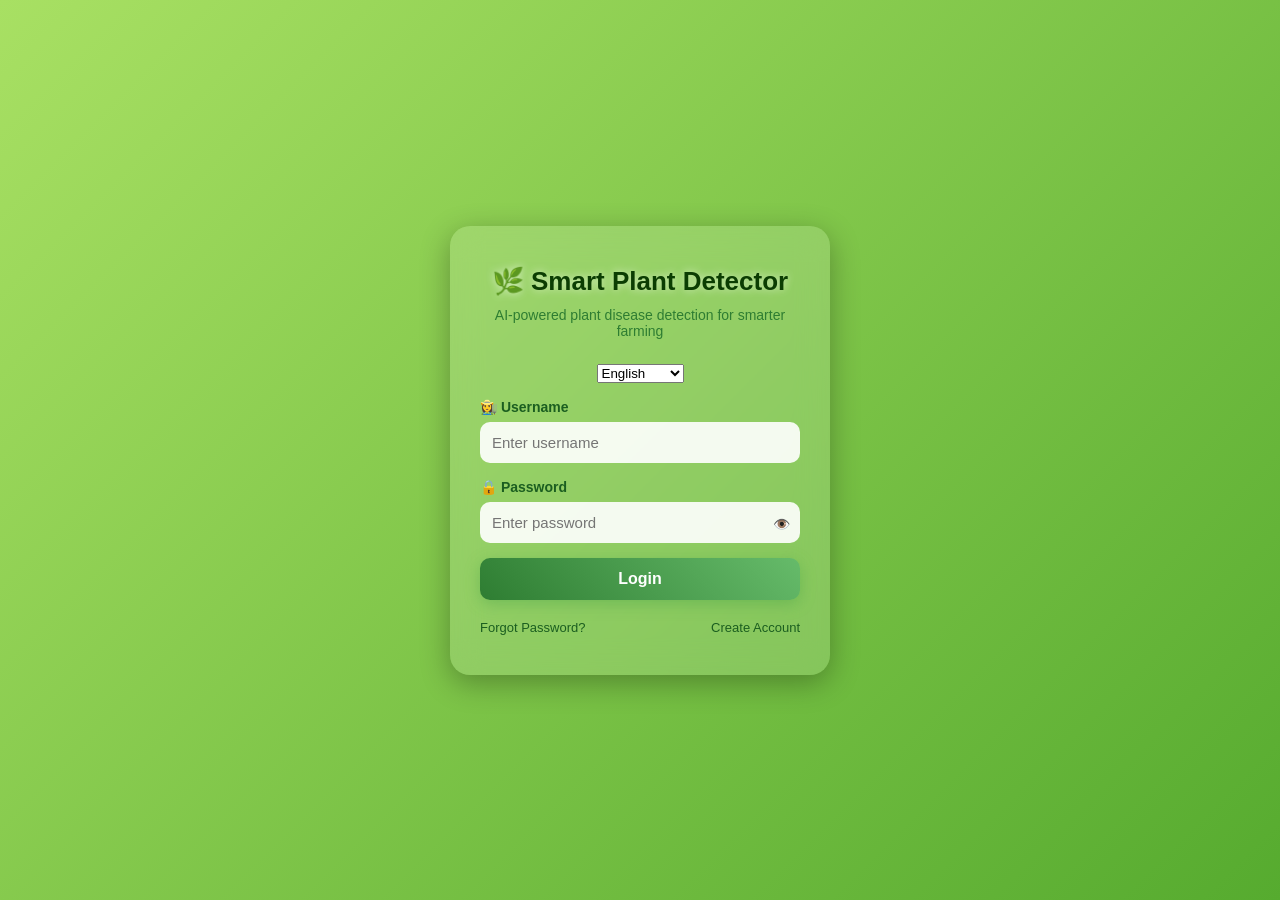
<file: index.html>
<!DOCTYPE html>
<html lang="en">
<head>
  <meta charset="UTF-8" />
  <meta name="viewport" content="width=device-width, initial-scale=1.0" />
  <title>🌿 Smart Plant Disease Detector | Login</title>
  <link rel="stylesheet" href="css/login.css">
</head>
<body>
   
  <!-- Floating leaves -->
  <div class="leaf"></div>
  <div class="leaf"></div>
  <div class="leaf"></div>
  <div class="leaf"></div>
  <div class="leaf"></div>

  <div class="login-container">

    <!-- LOGIN FORM -->
    <div id="loginForm" class="form active">
      <h1 id="title">🌿 Smart Plant Detector</h1>
      <p id="subtitle">AI-powered plant disease detection for smarter farming</p>

      <select id="languageSelect">
          <option value="en">English</option>
          <option value="hi">Hindi</option>
          <option value="mr">Marathi</option>
          <option value="bn">Bengali</option>
          <option value="ta">Tamil</option>
          <option value="te">Telugu</option>
          <option value="gu">Gujarati</option>
          <option value="pa">Punjabi</option>
          <option value="kn">Kannada</option>
          <option value="ml">Malayalam</option>
          <option value="or">Odia</option>
          <option value="ur">Urdu</option>
        </select>

      <div id="loginAlert" class="alert"></div>

      <div class="form-group">
        <label id="labelUsername">👩‍🌾 Username</label>
        <input type="text" id="username" placeholder="Enter username" />
      </div>

      <div class="form-group">
        <label id="labelPassword">🔒 Password</label>
        <input type="password" id="password" placeholder="Enter password" />
        <span class="toggle-pass" onclick="togglePassword('password', this)">👁️</span>
      </div>

      <button id="loginBtn" onclick="login()">Login</button>

      <div class="links">
        <a id="forgotLink" onclick="showForm('forgotForm')">Forgot Password?</a>
        <a id="createLink" onclick="showForm('registerForm')">Create Account</a>
      </div>
    </div>

    <!-- REGISTER FORM -->
    <div id="registerForm" class="form">
      <h1>🌱 Create Account</h1>
      <p>Join to explore smart farming tools</p>

      <div id="registerAlert" class="alert"></div>

      <div class="form-group">
        <label>👤 Username</label>
        <input type="text" id="newUser" placeholder="Create username" />
      </div>

      <div class="form-group">
        <label>🔑 Password</label>
        <input type="password" id="newPass" placeholder="Create password" />
        <span class="toggle-pass" onclick="togglePassword('newPass', this)">👁️</span>
      </div>

      <button onclick="register()">Register</button>

      <div class="links">
        <a onclick="showForm('loginForm')">Back to Login</a>
      </div>
    </div>

    <!-- FORGOT PASSWORD FORM -->
    <div id="forgotForm" class="form">
      <h1>🔐 Reset Password</h1>
      <p>Recover your account</p>

      <div id="resetAlert" class="alert"></div>

      <div class="form-group">
        <label>👩‍🌾 Username</label>
        <input type="text" id="resetUser" placeholder="Enter username" />
      </div>

      <div class="form-group">
        <label>🆕 New Password</label>
        <input type="password" id="resetPass" placeholder="Enter new password" />
        <span class="toggle-pass" onclick="togglePassword('resetPass', this)">👁️</span>
      </div>

      <button onclick="resetPassword()">Reset Password</button>

      <div class="links">
        <a onclick="showForm('loginForm')">Back to Login</a>
      </div>
    </div>
  </div>
  <script src="js/login.js"></script>

</body>
</html>
</file>
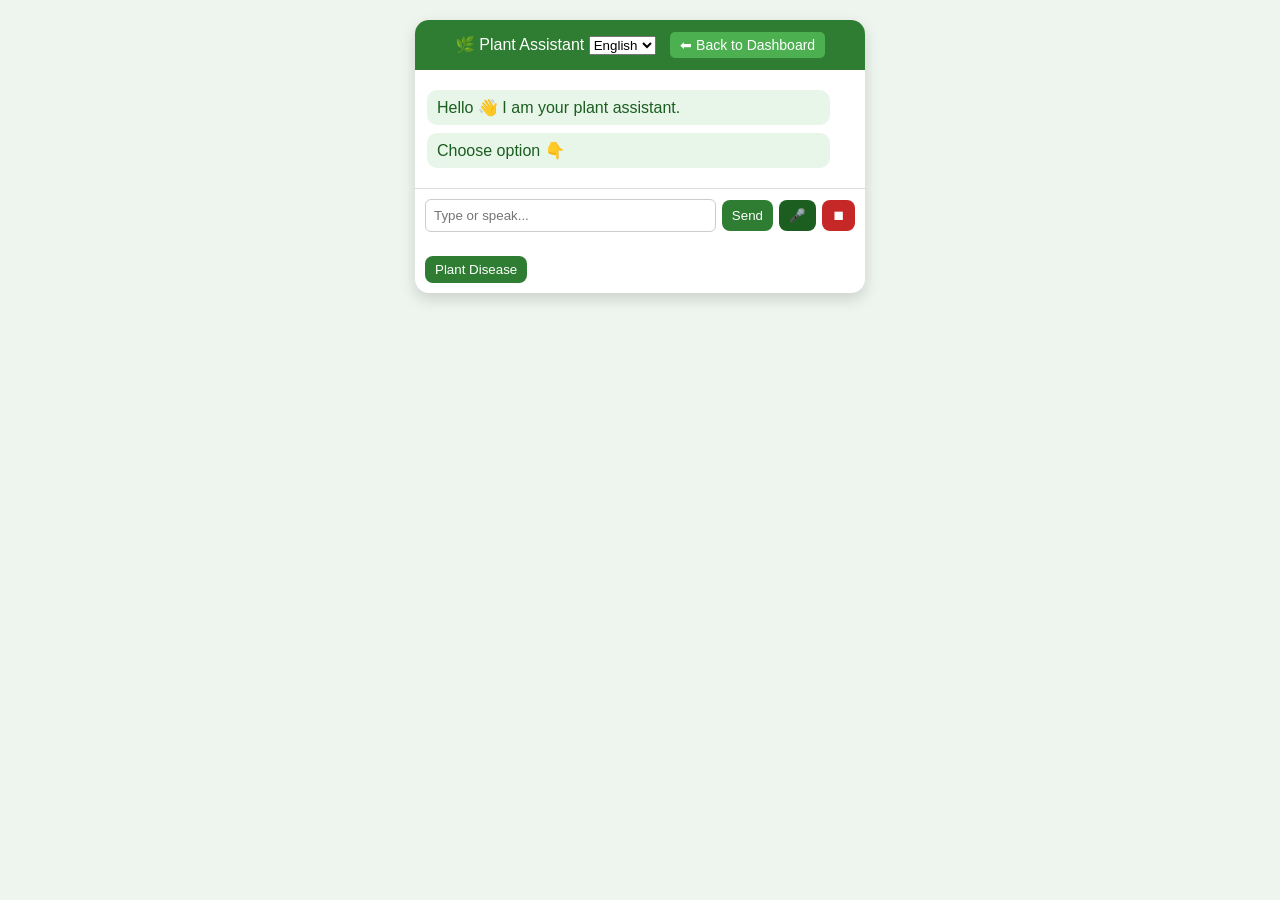
<file: chatbot.html>
<!DOCTYPE html>
<html lang="en">
<head>
<meta charset="UTF-8">
<meta name="viewport" content="width=device-width, initial-scale=1.0">
<title>🌱 Smart Plant Voice Chatbot</title>
<link rel="stylesheet" href="css/chatbot.css">
</head>
<body>
<div class="chatbox">
<header>
  <span id="header-text">🌿 Plant Assistant</span>
  <select id="lang" onchange="changeLang()">
  <option value="en">English</option>
  <option value="hi">Hindi</option>
  <option value="mr">Marathi</option>
</select>
<button id="backBtn" onclick="goToDashboard()" style="margin-left:10px; padding:5px 10px; cursor:pointer;">
    ⬅ Back to Dashboard
  </button>
</header>

<div id="messages"></div>
<footer>
<input id="text" placeholder="Type or speak..." onkeydown="if(event.key==='Enter') sendText()"/>
<button class="send" onclick="sendText()">Send</button>
<button class="mic" onclick="startListening()">🎤</button>
<button class="stop" onclick="stopSpeaking()">⏹</button>
</footer>
<div id="options" class="options" style="padding:10px"></div>
</div>
<script src="js/chatbot.js"></script>

</body>
</html>
</file>
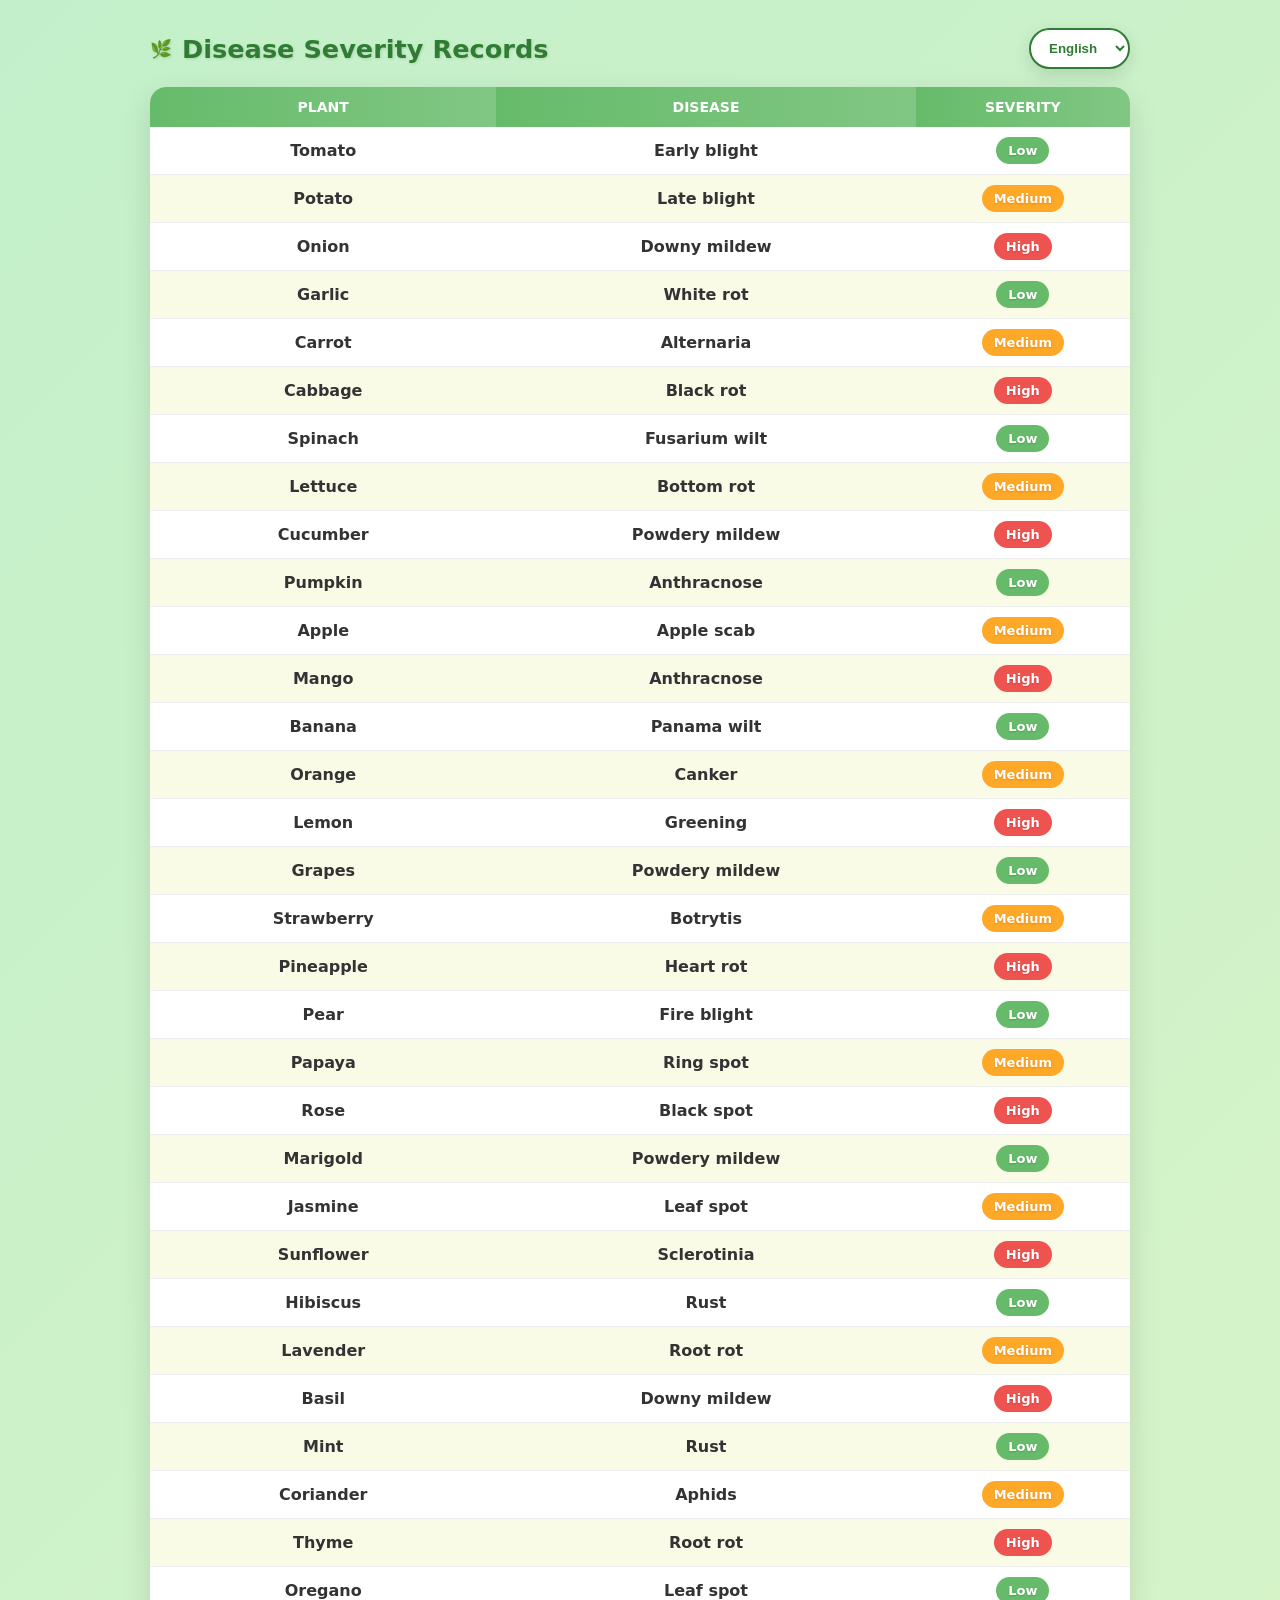
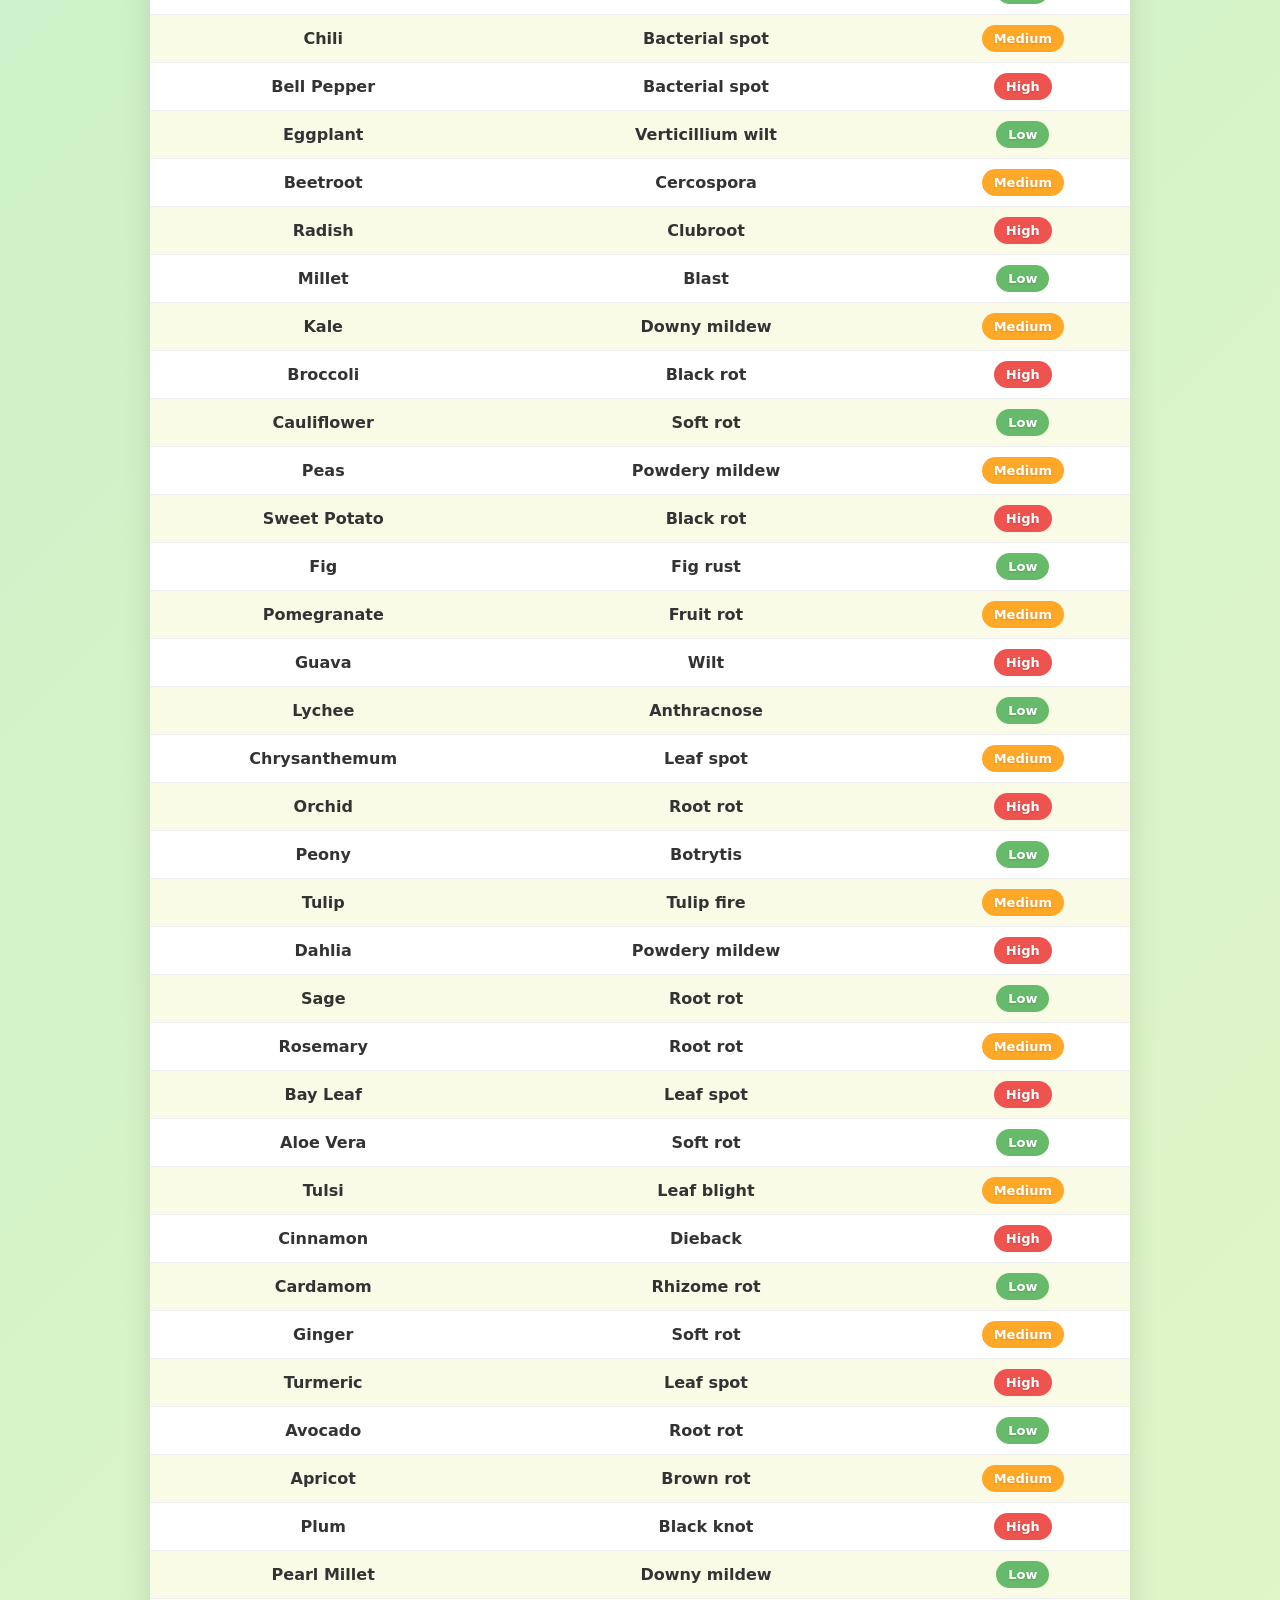
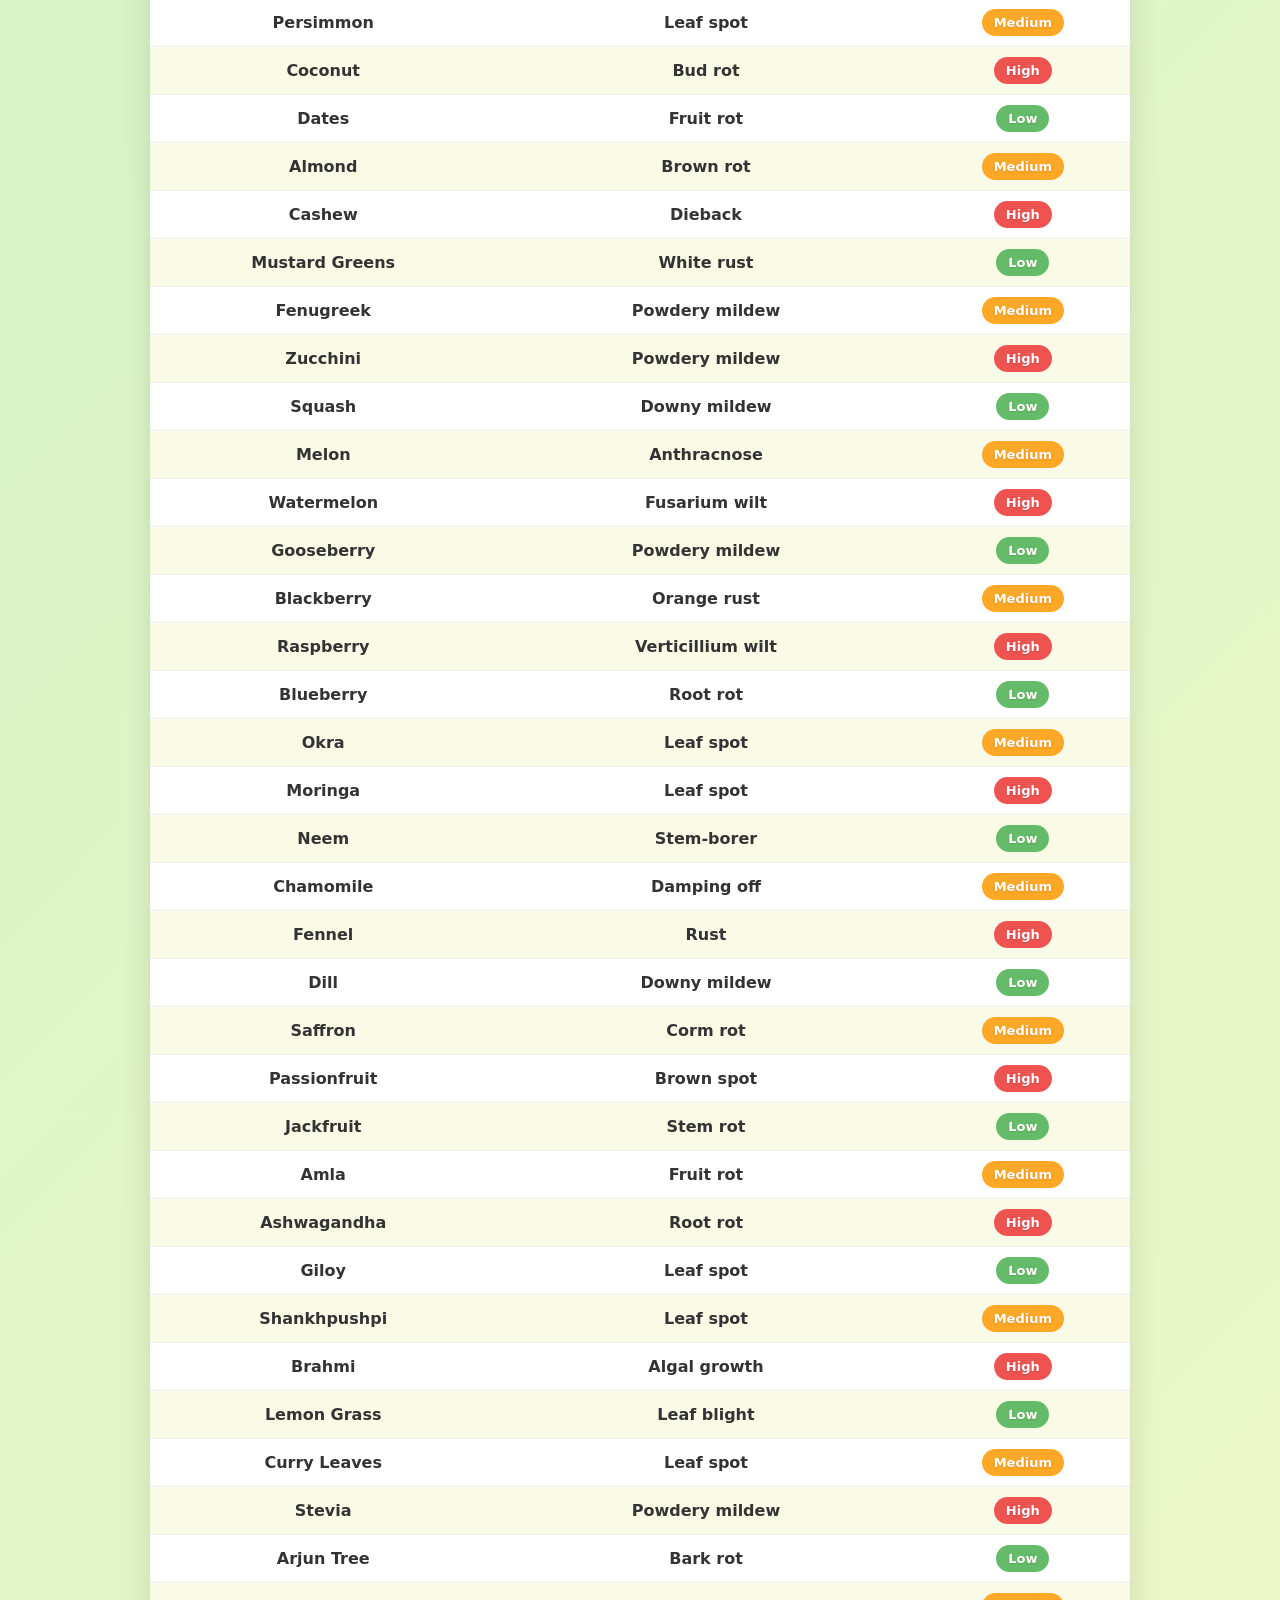
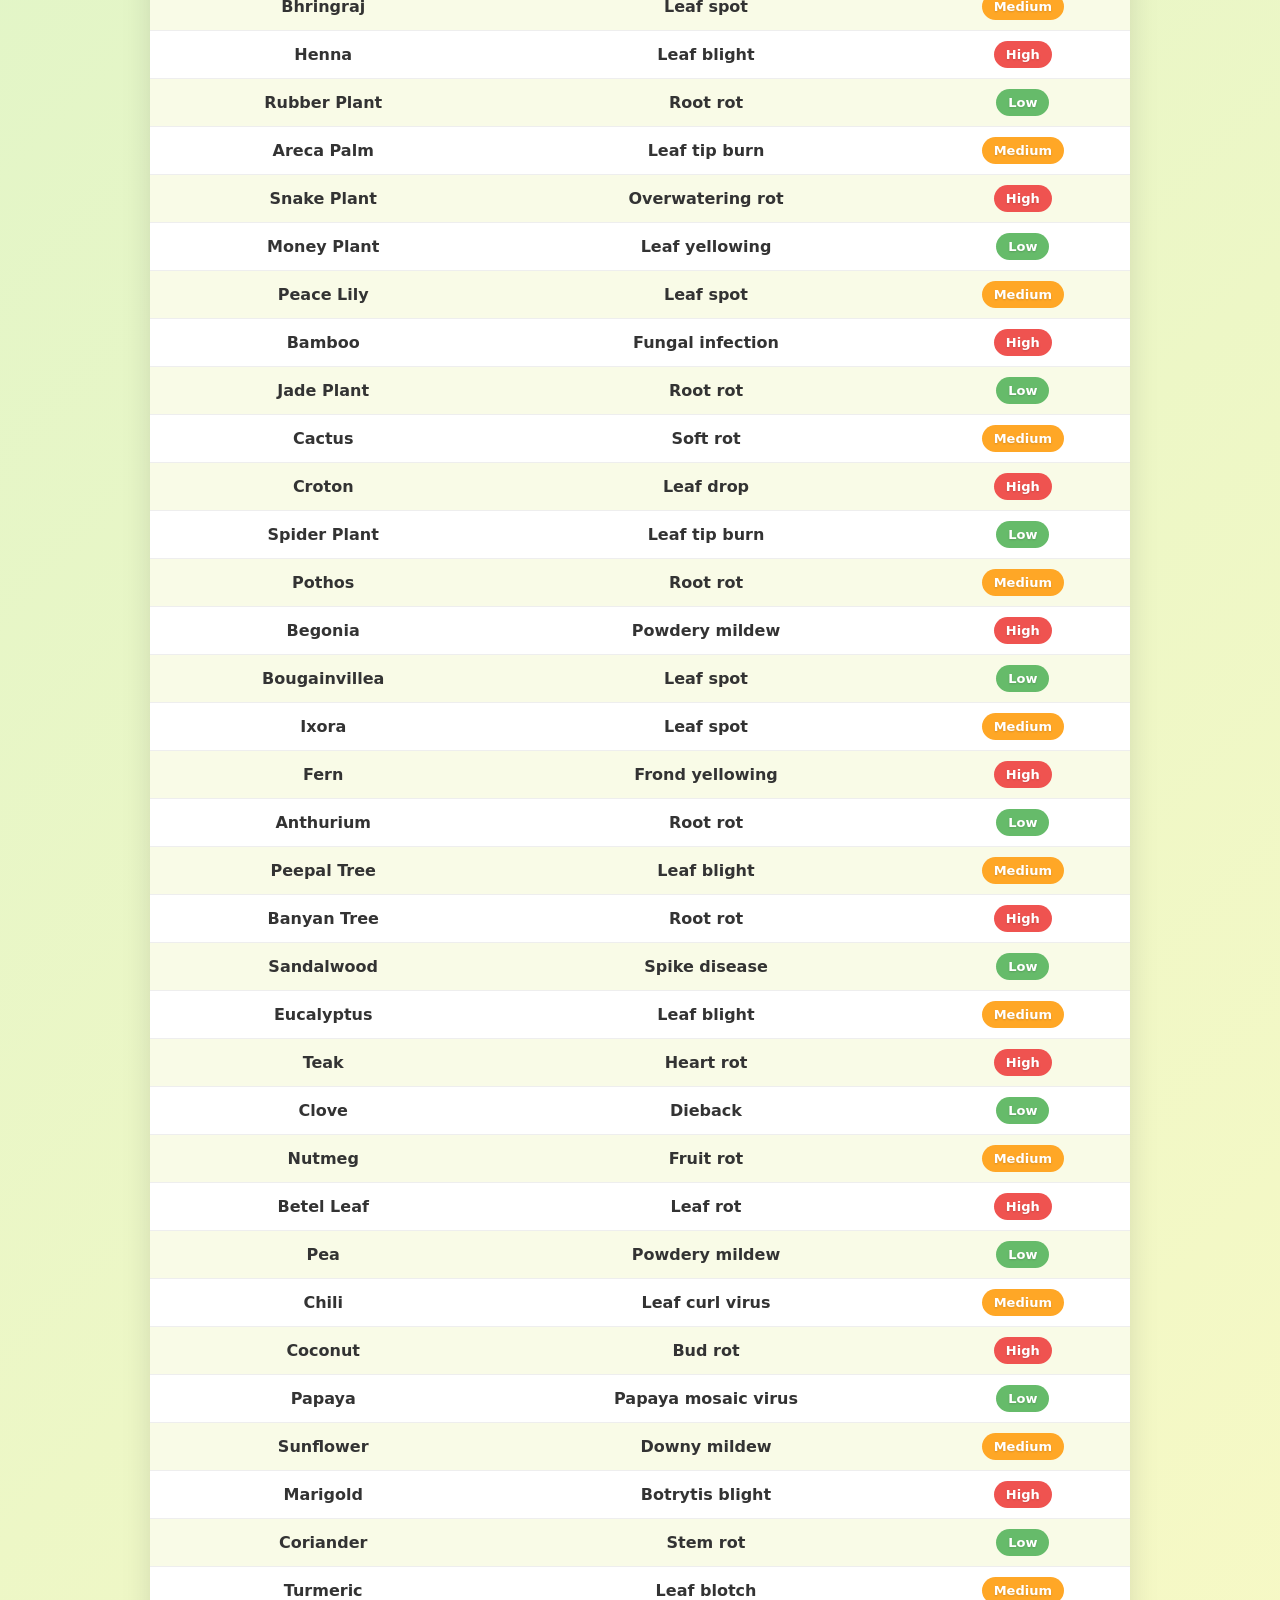
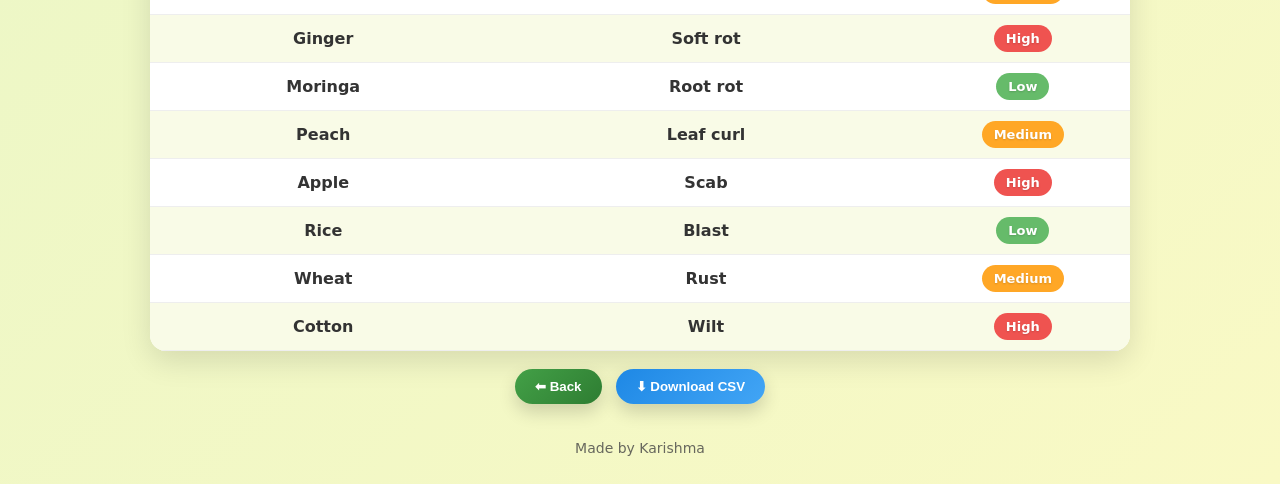
<file: disease.html>
<!DOCTYPE html>
<html lang="en">
<head>
  <meta charset="UTF-8" />
  <meta name="viewport" content="width=device-width, initial-scale=1.0" />
  <title>🌿 Disease Severity Records</title>
  <link rel="stylesheet" href="css/disease.css">
</head>
<body>

<header>
  <h1><span class="leaf">🌿</span><span id="title">Disease Severity Records</span></h1>

  <div class="lang-select">
    <select id="lang" class="lang">
      <option value="en">English</option>
    </select>
  </div>
</header>

<div class="table-container">
  <table>
    <thead>
      <tr>
        <th id="th-plant">Plant</th>
        <th id="th-disease">Disease</th>
        <th id="th-severity">Severity</th>
      </tr>
    </thead>
    <tbody id="tableBody"></tbody>
  </table>
</div>

<div class="btn-group">
  <button class="btn back-btn" onclick="goBack()">⬅ Back</button>
  <button class="btn download-btn" onclick="downloadCSV()">⬇ Download CSV</button>
</div>

<footer id="footer">Made by Karishma 🌱</footer>

<script src="js/disease.js"></script>
</body>
</html>
</file>
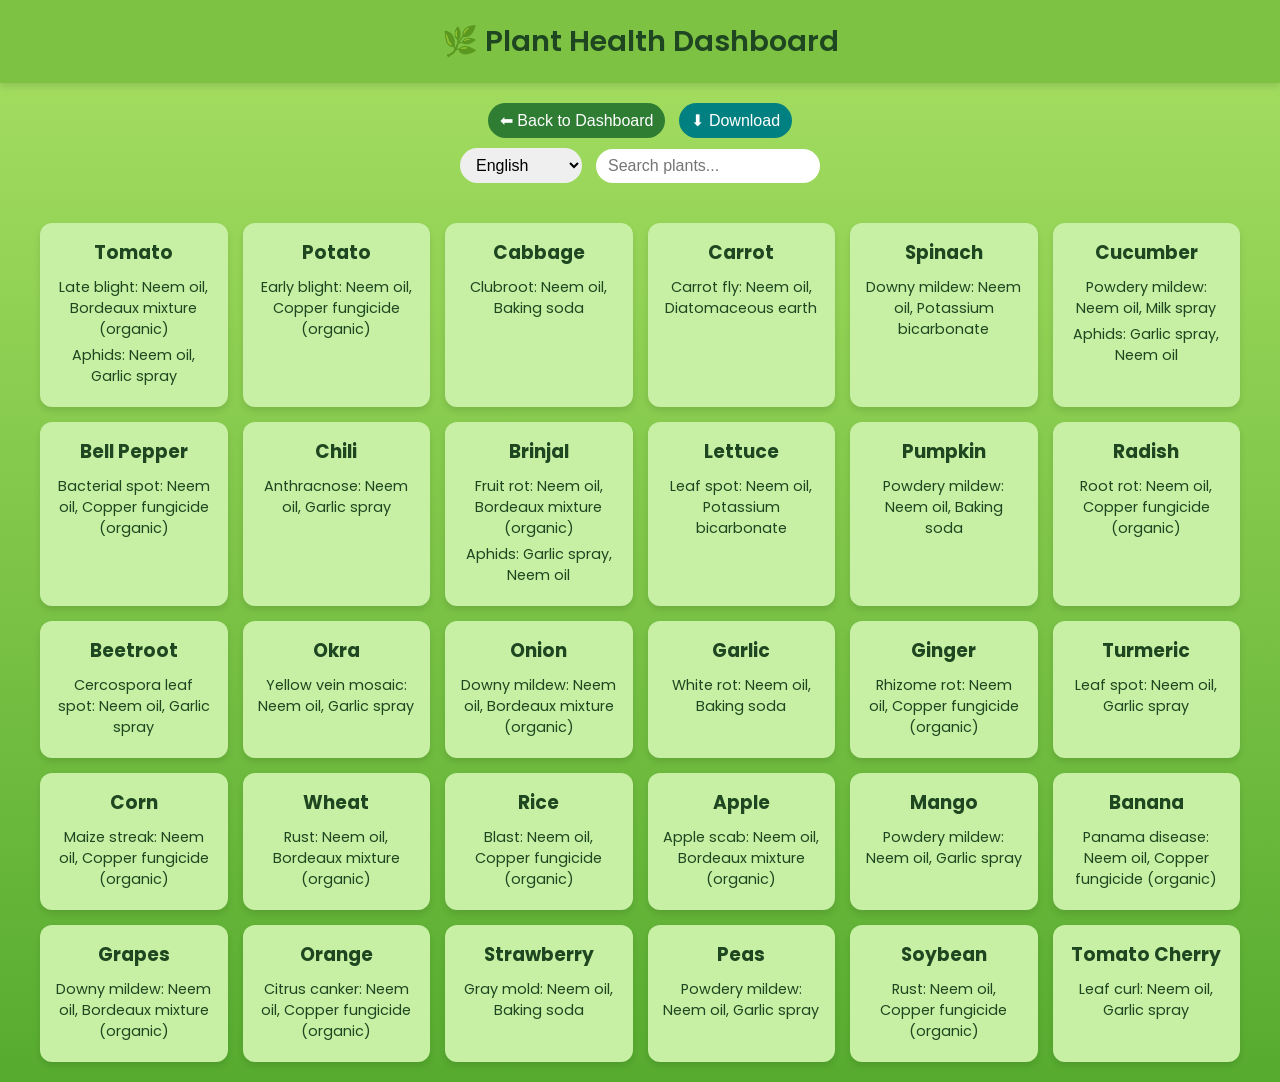
<file: organic.html>
<!DOCTYPE html>
<html lang="en">
<head>
<meta charset="UTF-8">
<meta name="viewport" content="width=device-width, initial-scale=1.0">
<title>Plant Health Dashboard</title>
<link href="https://fonts.googleapis.com/css2?family=Poppins:wght@300;400;600&display=swap" rel="stylesheet">
<link rel="stylesheet" href="css/organic.css">
</head>
<body>

<header>🌿 Plant Health Dashboard</header>

<div class="controls">
  <button class="back-btn">⬅ Back to Dashboard</button>
  <button class="download-btn" id="downloadBtn">⬇ Download</button>
  <br>
  <select id="languageSwitcher">
    <option value="en">English</option>
    <option value="hi">Hindi</option>
    <option value="mr">Marathi</option>
    <option value="bn">Bengali</option>
    <option value="ta">Tamil</option>
    <option value="te">Telugu</option>
    <option value="gu">Gujarati</option>
    <option value="pa">Punjabi</option>
    <option value="kn">Kannada</option>
    <option value="ml">Malayalam</option>
    <option value="or">Odia</option>
    <option value="ur">Urdu</option>
  </select>
  <input type="text" id="searchInput" placeholder="Search plants...">
</div>

<div id="container"></div>
<script src="js/organic.js"></script>

</body>
</html>
</file>
<file: css/login.css>
* {
      margin: 0;
      padding: 0;
      box-sizing: border-box;
      font-family: "Poppins", sans-serif;
    }
    
    body {
      height: 100vh;
      display: flex;
      justify-content: center;
      align-items: center;
      background: linear-gradient(135deg, #a8e063, #56ab2f);
      overflow: hidden;
    }

    /* Animated background leaves */
    .leaf {
      position: absolute;
      width: 60px;
      height: 60px;
      background: url('https://cdn-icons-png.flaticon.com/512/7662/7662550.png') no-repeat center/contain;
      opacity: 0.3;
      animation: float 10s infinite linear;
    }

    @keyframes float {
      from { transform: translateY(0) rotate(0); }
      to { transform: translateY(-100vh) rotate(360deg); }
    }

    .leaf:nth-child(1){left:10%;animation-delay:0s;}
    .leaf:nth-child(2){left:30%;animation-delay:2s;}
    .leaf:nth-child(3){left:50%;animation-delay:4s;}
    .leaf:nth-child(4){left:70%;animation-delay:1s;}
    .leaf:nth-child(5){left:90%;animation-delay:3s;}

    .login-container {
      width: 380px;
      background: rgba(255, 255, 255, 0.15);
      border-radius: 20px;
      backdrop-filter: blur(15px);
      box-shadow: 0 8px 30px rgba(0, 0, 0, 0.3);
      padding: 40px 30px;
      text-align: center;
      color: #1b5e20;
      animation: fadeIn 1s ease;
    }

    @keyframes fadeIn {
      from {opacity: 0; transform: scale(0.9);}
      to {opacity: 1; transform: scale(1);}
    }

    h1 {
      font-size: 26px;
      color: #0b3d02;
      margin-bottom: 10px;
      text-shadow: 0 0 8px rgba(255,255,255,0.6);
    }

    p {
      font-size: 14px;
      color: #2e7d32;
      margin-bottom: 25px;
    }

    .form-group {
      margin: 15px 0;
      text-align: left;
      position: relative;
    }

    label {
      font-weight: 600;
      font-size: 14px;
      color: #1b5e20;
    }

    input {
      width: 100%;
      padding: 12px;
      margin-top: 6px;
      border: none;
      border-radius: 10px;
      background: rgba(255,255,255,0.9);
      font-size: 15px;
      outline: none;
      transition: all 0.3s;
    }

    input:focus {
      box-shadow: 0 0 8px #43a047;
      transform: scale(1.02);
    }

    .toggle-pass {
      position: absolute;
      right: 10px;
      top: 38px;
      cursor: pointer;
      font-size: 14px;
      color: #2e7d32;
    }

    button {
      width: 100%;
      background: linear-gradient(45deg, #2e7d32, #66bb6a);
      border: none;
      border-radius: 10px;
      padding: 12px;
      color: white;
      font-size: 16px;
      font-weight: 600;
      cursor: pointer;
      transition: all 0.3s;
      box-shadow: 0 4px 15px rgba(67,160,71,0.4);
    }

    button:hover {
      background: linear-gradient(45deg, #43a047, #1b5e20);
      transform: scale(1.05);
    }

    .links {
      display: flex;
      justify-content: space-between;
      margin-top: 20px;
      font-size: 13px;
    }

    .links a {
      text-decoration: none;
      color: #1b5e20;
      cursor: pointer;
      transition: 0.3s;
    }

    .links a:hover {
      color: #004d40;
      text-decoration: underline;
    }

    .form { display: none; }
    .form.active { display: block; animation: fadeIn 0.5s ease; }

    .alert {
      margin-bottom: 15px;
      border-radius: 8px;
      padding: 10px;
      display: none;
      font-size: 14px;
    }

    .alert.success { background: #c8e6c9; color: #1b5e20; }
    .alert.error { background: #ffcdd2; color: #b71c1c; }
</file>
<file: css/chatbot.css>
body {
  font-family: Poppins, Arial;
  background: #eef5ee;
  margin: 0;
}

.chatbox {
  max-width: 450px;
  margin: 20px auto;
  background: #fff;
  border-radius: 14px;
  box-shadow: 0 6px 15px rgba(0, 0, 0, 0.15);
  display: flex;
  flex-direction: column;
}

header {
  background: #2e7d32;
  color: #fff;
  padding: 12px;
  border-radius: 14px 14px 0 0;
  text-align: center;
}

#messages {
  flex: 1;
  padding: 12px;
  overflow-y: auto;
}

.msg {
  margin: 8px 0;
  padding: 8px 10px;
  border-radius: 10px;
  max-width: 90%;
  white-space: pre-line;
}

.bot {
  background: #e8f5e9;
  color: #1b5e20;
}

.user {
  background: #e3f2fd;
  color: #0d47a1;
  margin-left: auto;
}

.options button {
  margin: 4px 4px 0 0;
  padding: 6px 10px;
  border: none;
  border-radius: 8px;
  background: #2e7d32;
  color: #fff;
  cursor: pointer;
}

footer {
  display: flex;
  gap: 6px;
  padding: 10px;
  border-top: 1px solid #ddd;
  align-items: center;
}

input {
  flex: 1;
  padding: 8px;
  border-radius: 6px;
  border: 1px solid #ccc;
}

button {
  border: none;
  border-radius: 8px;
  padding: 8px 10px;
  cursor: pointer;
}

.mic {
  background: #1b5e20;
  color: #fff;
}

.stop {
  background: #c62828;
  color: #fff;
}

.send {
  background: #2e7d32;
  color: #fff;
}
/* Back to Dashboard Button Style */
#backBtn {
    background-color: #4CAF50; /* green color */
    color: white;
    border: none;
    border-radius: 5px;
    padding: 5px 12px;
    margin-left: 10px;
    font-size: 14px;
    cursor: pointer;
    transition: 0.3s;
}

#backBtn:hover {
    background-color: #45a049; /* darken on hover */
}
</file>
<file: css/disease.css>
/* 🌱 Basic Setup */
    :root { --accent1:#43a047; --accent2:#81c784; --bg1:#c3f0ca; --bg2:#f9f9c5; }
    body {
      font-family: "Poppins", system-ui, -apple-system, "Segoe UI", Roboto, "Helvetica Neue", Arial;
      background: linear-gradient(135deg, var(--bg1), var(--bg2));
      min-height: 100vh;
      margin: 0;
      padding: 28px 12px;
      display: flex;
      flex-direction: column;
      align-items: center;
      animation: fadeIn 1.0s ease-in-out;
    }
    @keyframes fadeIn { from { opacity: 0; transform: translateY(18px); } to { opacity: 1; transform: translateY(0); } }

    /* Header */
    header { width: 100%; max-width: 980px; display:flex; align-items:center; justify-content:space-between; gap:12px; margin-bottom:18px; }
    h1 {
      color:#2e7d32; margin:0; font-size:1.6rem; text-shadow:1px 1px 3px rgba(0,0,0,0.12);
      display:flex; align-items:center; gap:10px;
    }
    h1 .leaf { font-size:1.1rem; }

    /* Language selector styled as button */
    .lang-select {
      display:flex; gap:8px; align-items:center;
    }
  select.lang {
  padding:10px 14px;
  border-radius:28px;
  border: 2px solid #2e7d32;
  outline:none;
  background:white;       /* FIX */
  color:#2e7d32;          /* FIX */
  font-weight:600;
  cursor:pointer;
  box-shadow:0 6px 18px rgba(0,0,0,0.12);
  appearance: auto;        /* FIX – makes dropdown arrow visible */
}

    /* Container */
    .table-container {
      width: 94%;
      max-width: 980px;
      background: white;
      border-radius: 16px;
      box-shadow: 0 10px 30px rgba(0, 0, 0, 0.12);
      overflow: hidden;
      animation: slideUp 0.7s ease-in-out;
    }
    @keyframes slideUp { from { transform: translateY(12px); opacity:0 } to { transform: translateY(0); opacity:1 } }

    table { width:100%; border-collapse:collapse; }
    th {
      background: linear-gradient(90deg, #66bb6a, #81c784); color:white; padding:12px 10px; font-weight:700; font-size:14px; text-transform:uppercase;
    }
    td { padding:10px 12px; text-align:center; color:#333; border-bottom:1px solid #eee; font-weight:600; }

    tr:nth-child(even) { background:#f9fbe7; }
    tr:hover { background:#e8f5e9; transform:scale(1.01); box-shadow:0 3px 10px rgba(0,0,0,0.06); }

    /* Severity badges */
    .severity { padding:6px 12px; border-radius:20px; color:white; font-weight:700; display:inline-block; font-size:13px; text-shadow:0 1px 2px rgba(0,0,0,0.15); }
    .low { background:#66bb6a; }
    .medium { background:#ffa726; }
    .high { background:#ef5350; }

    /* Buttons */
    .btn-group { display:flex; gap:14px; justify-content:center; padding:18px; flex-wrap:wrap; }
    button.btn {
      padding:10px 20px; border:none; border-radius:999px; font-weight:700; cursor:pointer; color:white;
      box-shadow:0 8px 18px rgba(0,0,0,0.16); display:inline-flex; gap:8px; align-items:center;
    }
    .back-btn { background:linear-gradient(135deg,#43a047,#2e7d32); }
    .download-btn { background:linear-gradient(135deg,#1e88e5,#42a5f5); }

    footer { margin-top:18px; color:#444; opacity:0.8; font-size:14px; text-align:center; }

    /* Responsive */
    @media (max-width:640px) {
      h1 { font-size:1.2rem; }
      th, td { font-size:13px; padding:8px; }
      .lang { padding:8px 10px; }
    }
</file>
<file: css/organic.css>
body {
    font-family: 'Poppins', sans-serif;
    margin: 0;
    padding: 0;
    background: linear-gradient(to bottom, #a8e063, #56ab2f);
  }
  header {
    text-align: center;
    padding: 20px;
    background-color: #7dc242;
    color: #1e4620;
    font-size: 1.8rem;
    font-weight: 600;
    box-shadow: 0 4px 6px rgba(0,0,0,0.1);
  }
  .controls {
    text-align: center;
    padding: 15px 0;
  }
  select, input, button {
    padding: 8px 12px;
    margin: 5px;
    border-radius: 25px;
    border: none;
    outline: none;
    font-size: 1rem;
  }
  button {
    cursor: pointer;
    color: white;
    transition: 0.3s;
  }
  .back-btn { background-color: #2e7d32; }
  .back-btn:hover { background-color: #1b4d1b; }
  .download-btn { background-color: #008080; }
  .download-btn:hover { background-color: #005757; }
  #container {
    display: grid;
    grid-template-columns: repeat(auto-fill, minmax(180px, 1fr));
    gap: 15px;
    padding: 20px;
    max-width: 1200px;
    margin: auto;
  }
  .card {
    background: #c7f0a4;
    padding: 15px;
    border-radius: 12px;
    box-shadow: 0 4px 6px rgba(0,0,0,0.1);
    text-align: center;
    transition: transform 0.2s, border 0.2s;
  }
  .card:hover { transform: translateY(-5px); }
  .card.active { border: 2px solid #4caf50; }
  .card h3 { margin: 0 0 10px 0; color: #1e4620; }
  .card p { margin: 5px 0; font-size: 0.9rem; color: #1e4620; }
</file>
